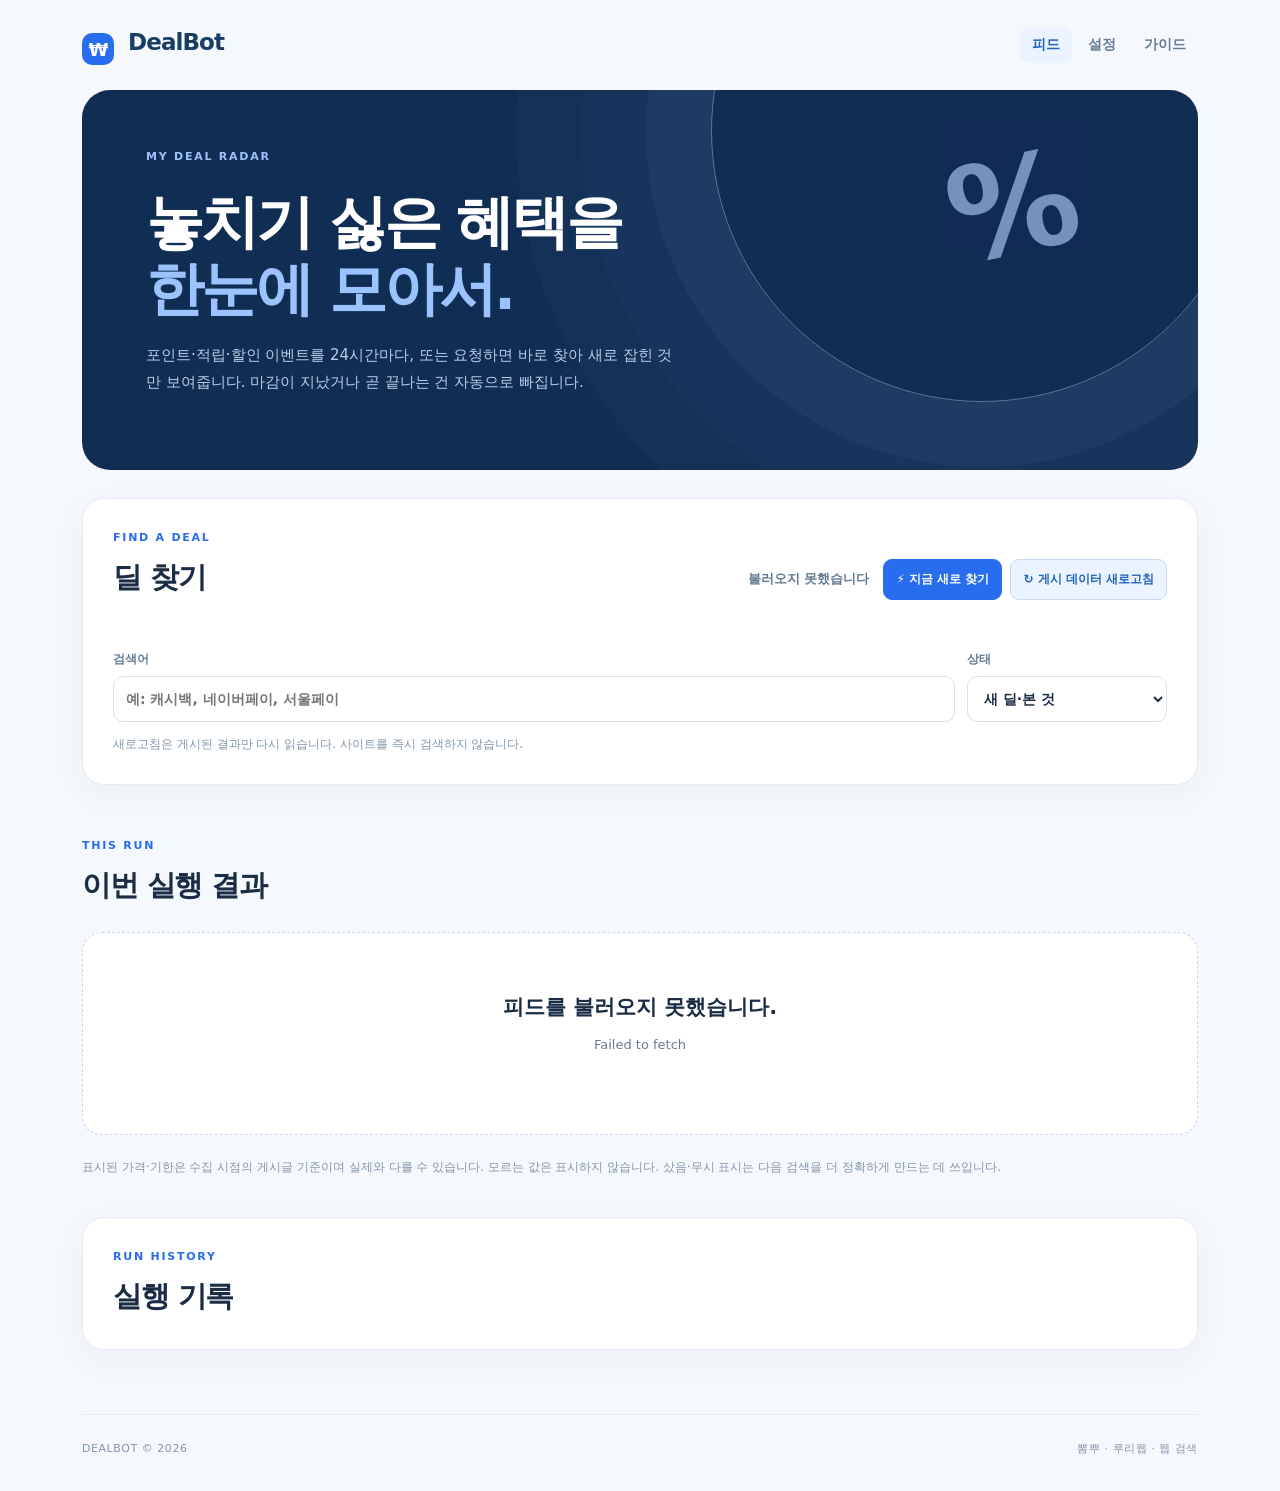
<file: index.html>
<!doctype html>
<html lang="ko">
<head>
  <meta charset="utf-8">
  <meta name="viewport" content="width=device-width, initial-scale=1">
  <meta name="robots" content="noindex">
  <title>딜봇</title>
  <!-- Pages may serve the repo root; the app lives in docs/. -->
  <meta http-equiv="refresh" content="0; url=docs/">
  <script>location.replace("docs/" + location.hash);</script>
</head>
<body><a href="docs/">딜봇 열기</a></body>
</html>
</file>
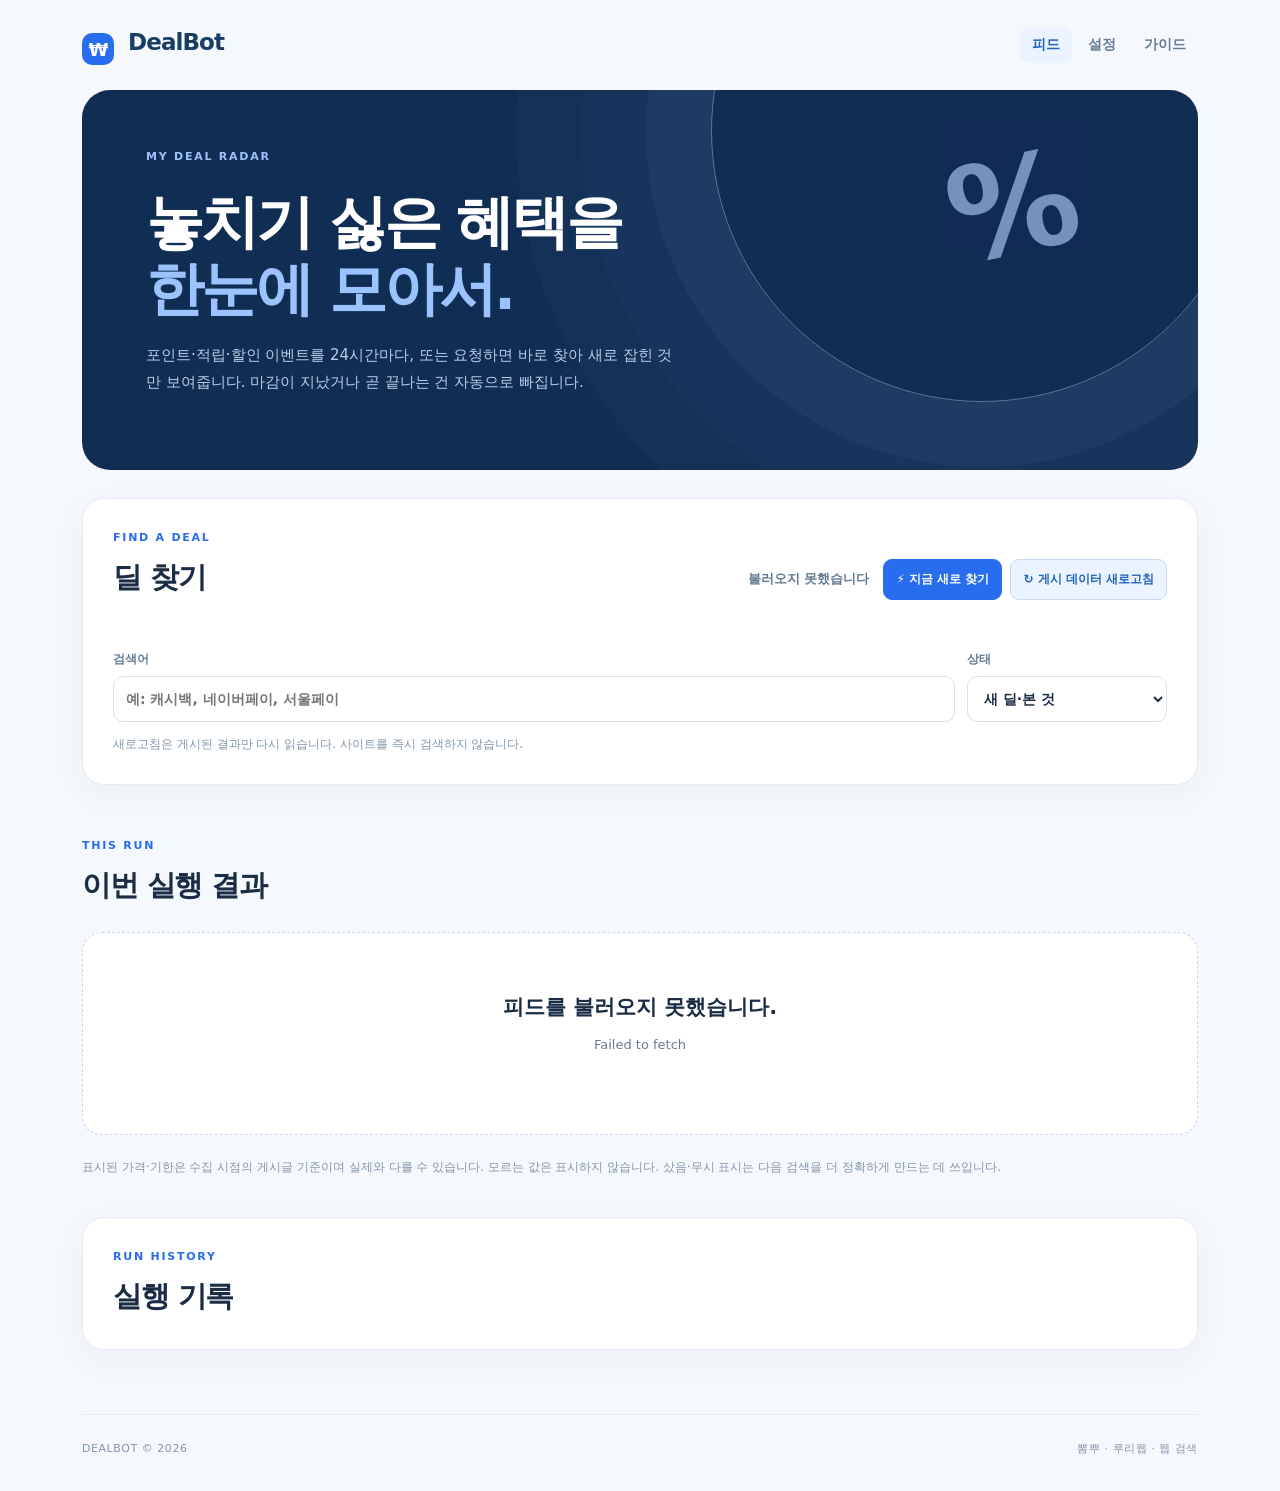
<file: docs/index.html>
<!doctype html>
<html lang="ko">
<head>
  <meta charset="utf-8">
  <meta name="viewport" content="width=device-width, initial-scale=1">
  <meta name="robots" content="noindex">
  <meta name="theme-color" content="#f5f8fc">
  <title>DealBot · 혜택 레이더</title>
  <link rel="stylesheet" href="style.css">
  <script src="app.js" defer></script>
</head>
<body data-page="feed">
<div class="page-shell">
  <header class="site-header">
    <a class="brand" href="./" aria-label="DealBot 홈"><span class="brand-mark">₩</span> DealBot</a>
    <nav class="site-nav"><a href="./" aria-current="page">피드</a><a href="settings.html">설정</a><a href="guide.html">가이드</a></nav>
  </header>

  <main>
    <section class="hero" aria-labelledby="hero-title">
      <p class="eyebrow">MY DEAL RADAR</p>
      <h1 id="hero-title">놓치기 싫은 혜택을<br><em>한눈에 모아서.</em></h1>
      <p class="hero-copy">포인트·적립·할인 이벤트를 24시간마다, 또는 요청하면 바로 찾아 새로 잡힌 것만 보여줍니다. 마감이 지났거나 곧 끝나는 건 자동으로 빠집니다.</p>
      <div class="hero-stats" id="stats" aria-label="이번 달 통계"></div>
    </section>

    <div id="banner" class="banner" role="status" hidden></div>

    <section class="panel search-panel" aria-labelledby="search-title">
      <div class="section-top">
        <div><p class="section-kicker">FIND A DEAL</p><h2 id="search-title">딜 찾기</h2></div>
        <div class="refresh-actions">
          <span class="refresh-label" id="refresh-label"><span class="status-dot"></span>불러오는 중</span>
          <div class="refresh-buttons">
            <button id="request-run" class="refresh-button primary-soft" type="button">⚡ 지금 새로 찾기</button>
            <button id="refresh" class="refresh-button" type="button">↻ 게시 데이터 새로고침</button>
          </div>
        </div>
      </div>
      <div id="cat-tabs" class="cat-tabs" role="tablist" aria-label="분야"></div>
      <form id="filter-form" class="filter-form" role="search" onsubmit="return false">
        <label class="grow">검색어 <input id="q" type="search" placeholder="예: 캐시백, 네이버페이, 서울페이" autocomplete="off"></label>
        <label>상태 <select id="status">
          <option value="active">새 딜·본 것</option>
          <option value="bought">샀음</option>
          <option value="ignored">무시</option>
          <option value="all">전체</option>
        </select></label>
      </form>
      <p class="form-hint" id="cadence">새로고침은 게시된 결과만 다시 읽습니다. 사이트를 즉시 검색하지 않습니다.</p>
      <p class="request-note" id="request-note" hidden></p>
    </section>

    <section class="picks" id="picks" aria-labelledby="picks-title" hidden>
      <div class="section-top">
        <div><p class="section-kicker" id="picks-kicker">PICKS</p><h2 id="picks-title">대표 딜</h2></div>
      </div>
      <p class="form-hint picks-note" id="picks-note"></p>
      <div id="pick-list" class="results"></div>
      <div class="panel links-panel">
        <p class="section-kicker">COLLECTIONS</p>
        <h3 class="links-title">모아보기</h3>
        <div id="links" class="link-groups"></div>
      </div>
    </section>

    <section class="tracker" aria-labelledby="tracker-title">
      <div class="section-top">
        <div><p class="section-kicker" id="result-count">THIS RUN</p><h2 id="tracker-title">이번 실행 결과</h2></div>
        <span class="run-meta" id="run"></span>
      </div>
      <div id="list" class="results" aria-live="polite"></div>
      <button id="more" class="text-button more" type="button" hidden>더 보기</button>
      <p class="data-note">표시된 가격·기한은 수집 시점의 게시글 기준이며 실제와 다를 수 있습니다. 모르는 값은 표시하지 않습니다. 샀음·무시 표시는 다음 검색을 더 정확하게 만드는 데 쓰입니다.</p>
    </section>

    <section class="panel trend" aria-labelledby="trend-title">
      <p class="section-kicker">RUN HISTORY</p>
      <h2 id="trend-title">실행 기록</h2>
      <div id="trend"></div>
    </section>
  </main>

  <footer><span>DEALBOT © 2026</span><span id="footer-sources">뽐뿌 · 루리웹 · 웹 검색</span></footer>
</div>
</body>
</html>
</file>
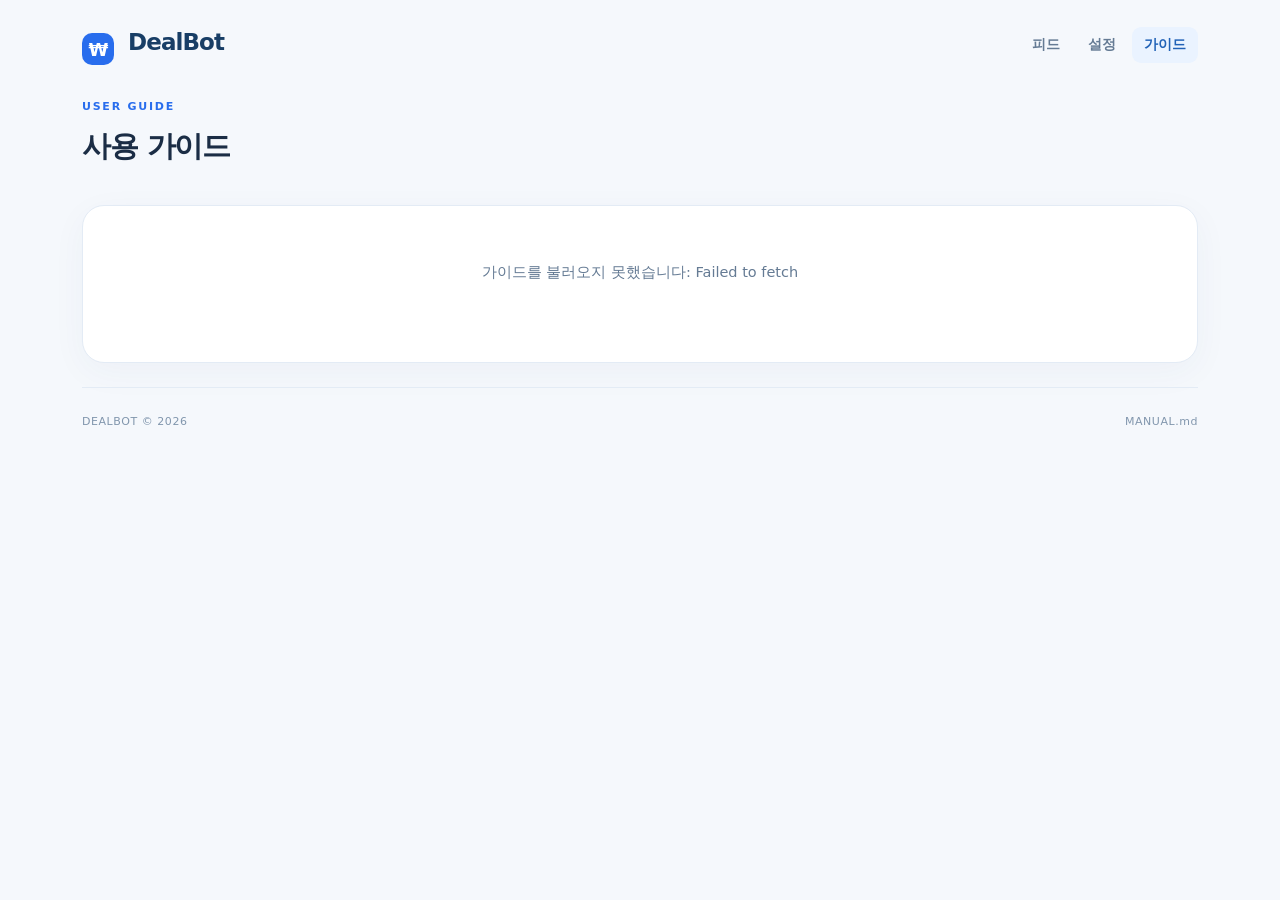
<file: docs/guide.html>
<!doctype html>
<html lang="ko">
<head>
  <meta charset="utf-8">
  <meta name="viewport" content="width=device-width, initial-scale=1">
  <meta name="robots" content="noindex">
  <meta name="theme-color" content="#f5f8fc">
  <title>DealBot · 사용 가이드</title>
  <link rel="stylesheet" href="style.css">
  <script src="app.js" defer></script>
</head>
<body data-page="guide">
<div class="page-shell">
  <header class="site-header">
    <a class="brand" href="./" aria-label="DealBot 홈"><span class="brand-mark">₩</span> DealBot</a>
    <nav class="site-nav"><a href="./">피드</a><a href="settings.html">설정</a><a href="guide.html" aria-current="page">가이드</a></nav>
  </header>
  <main>
    <section class="page-title">
      <p class="section-kicker">USER GUIDE</p>
      <h2>사용 가이드</h2>
    </section>
    <nav id="toc" class="toc" aria-label="목차"></nav>
    <article id="guide" class="panel guide"><p class="muted">불러오는 중…</p></article>
  </main>
  <footer><span>DEALBOT © 2026</span><span>MANUAL.md</span></footer>
</div>
</body>
</html>
</file>
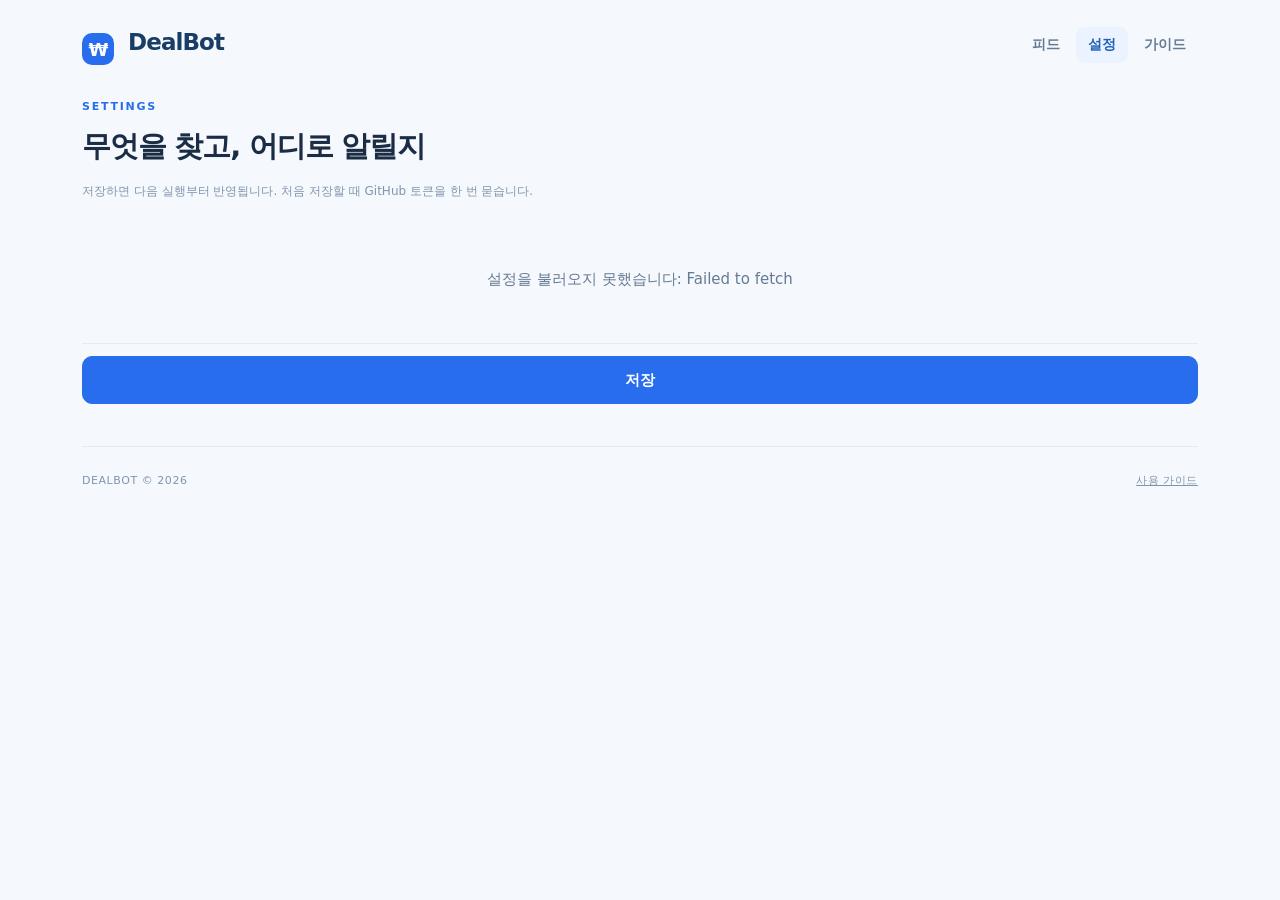
<file: docs/settings.html>
<!doctype html>
<html lang="ko">
<head>
  <meta charset="utf-8">
  <meta name="viewport" content="width=device-width, initial-scale=1">
  <meta name="robots" content="noindex">
  <meta name="theme-color" content="#f5f8fc">
  <title>DealBot · 설정</title>
  <link rel="stylesheet" href="style.css">
  <script src="app.js" defer></script>
</head>
<body data-page="settings">
<div class="page-shell">
  <header class="site-header">
    <a class="brand" href="./" aria-label="DealBot 홈"><span class="brand-mark">₩</span> DealBot</a>
    <nav class="site-nav"><a href="./">피드</a><a href="settings.html" aria-current="page">설정</a><a href="guide.html">가이드</a></nav>
  </header>
  <main>
    <section class="page-title">
      <p class="section-kicker">SETTINGS</p>
      <h2>무엇을 찾고, 어디로 알릴지</h2>
      <p class="form-hint">저장하면 다음 실행부터 반영됩니다. 처음 저장할 때 GitHub 토큰을 한 번 묻습니다.</p>
    </section>
    <div id="forms"><p class="muted">불러오는 중…</p></div>

    <div class="savebar">
      <button id="save" class="primary">저장</button>
      <div id="result" class="result" aria-live="polite"></div>
    </div>
  </main>
  <footer><span>DEALBOT © 2026</span><span><a href="guide.html">사용 가이드</a></span></footer>
</div>
</body>
</html>
</file>
<file: docs/style.css>
/* DealBot UI. Visual language follows the Flight Watch page (navy hero, kicker labels,
   white rounded panels, big tabular numbers). System fonts only: no CDN. */
:root {
  --bg: #f5f8fc;
  --panel: #ffffff;
  --card: #fbfdff;
  --text: #1b2d45;
  --heading: #183e66;
  --muted: #657b94;
  --faint: #8196ad;
  --line: #e3ebf5;
  --line-strong: #d5e1ef;
  --brand: #286ded;
  --brand-hover: #1555c5;
  --brand-soft: #eaf3ff;
  --brand-ink: #2162b7;
  --navy: #102d54;
  --navy-ink: #9dc3ff;
  --navy-copy: #b8cee7;
  --price: #1b416b;
  --accent-price: #205bb1;
  --ok: #1f9d6b;
  --ok-soft: #e6f6ef;
  --danger: #c22e3a;
  --danger-soft: #fdecee;
  --warn-bg: #fff4e5;
  --warn-text: #8a4b00;
  --shadow: 0 9px 35px rgba(42, 73, 111, .045);
  --shadow-hover: 0 14px 32px rgba(31, 73, 131, .09);
  --num: "Outfit", "SF Pro Display", "Segoe UI", system-ui, sans-serif;
  color-scheme: light;
}
@media (prefers-color-scheme: dark) {
  :root {
    --bg: #0d1520;
    --panel: #142132;
    --card: #17263a;
    --text: #e3ebf5;
    --heading: #e3ebf5;
    --muted: #9db0c6;
    --faint: #7d91a8;
    --line: #22344b;
    --line-strong: #2c425d;
    --brand: #4d8bff;
    --brand-hover: #6a9dff;
    --brand-soft: #1b2f4d;
    --brand-ink: #9cc0ff;
    --navy: #0b2240;
    --price: #dbe8f8;
    --accent-price: #8ab6ff;
    --ok: #4ade80;
    --ok-soft: #12301f;
    --danger: #ff7b86;
    --danger-soft: #3a1a1f;
    --warn-bg: #3a2a12;
    --warn-text: #ffcf8a;
    --shadow: none;
    --shadow-hover: 0 10px 28px rgba(0, 0, 0, .35);
    color-scheme: dark;
  }
}

* { box-sizing: border-box; }
[hidden] { display: none !important; }
html { -webkit-text-size-adjust: 100%; }
body {
  margin: 0;
  background: var(--bg);
  color: var(--text);
  font: 15px/1.55 system-ui, -apple-system, "Apple SD Gothic Neo", "Malgun Gothic", "Segoe UI", sans-serif;
}
a { color: var(--brand); }
.page-shell { max-width: 1180px; margin: auto; padding: 0 32px; }
main { padding-bottom: 24px; }

/* ---------------------------------------------------------------- header */
.site-header { height: 90px; display: flex; align-items: center; justify-content: space-between; gap: 16px; }
.brand { text-decoration: none; color: var(--heading); font-family: var(--num); font-weight: 700; font-size: 23px; letter-spacing: -.04em; white-space: nowrap; }
.brand-mark { display: inline-grid; place-items: center; width: 32px; height: 32px; margin-right: 7px; border-radius: 10px; background: var(--brand); color: #fff; font-size: 18px; vertical-align: -6px; }
.site-nav { display: flex; gap: 4px; }
.site-nav a { padding: 7px 12px; border-radius: 9px; color: var(--muted); text-decoration: none; font-size: 14px; font-weight: 700; }
.site-nav a:hover { background: var(--brand-soft); color: var(--brand-ink); }
.site-nav a[aria-current] { background: var(--brand-soft); color: var(--brand-ink); }

/* ---------------------------------------------------------------- hero */
.hero { position: relative; overflow: hidden; border-radius: 28px; background: var(--navy); color: #fff; padding: 58px 64px 46px; }
.hero::before {
  content: ""; position: absolute; width: 540px; height: 540px; right: -55px; top: -230px;
  border: 1px solid #5a769b; border-radius: 50%;
  box-shadow: 0 0 0 65px rgba(116, 153, 199, .06), 0 0 0 130px rgba(116, 153, 199, .04), 0 0 0 195px rgba(116, 153, 199, .03);
}
.hero::after { content: "%"; position: absolute; right: 120px; top: 52px; color: #97b5e2; font: 700 130px/1 var(--num); transform: rotate(-12deg); opacity: .75; }
.eyebrow, .section-kicker { font-size: 11px; font-weight: 700; letter-spacing: .16em; }
.eyebrow { position: relative; z-index: 1; color: #9fc2fa; margin: 0 0 24px; }
.hero h1 { position: relative; z-index: 1; font-family: var(--num); font-size: clamp(34px, 5vw, 58px); letter-spacing: -.05em; line-height: 1.16; margin: 0; font-weight: 700; }
.hero h1 em { font-style: normal; color: var(--navy-ink); }
.hero-copy { position: relative; z-index: 1; max-width: 540px; color: var(--navy-copy); font-size: 15px; line-height: 1.8; margin: 18px 0 0; }
.hero-stats { position: relative; z-index: 1; display: flex; flex-wrap: wrap; gap: 12px; margin-top: 28px; }
.stat { min-width: 140px; padding: 12px 16px; border-radius: 14px; background: rgba(255, 255, 255, .07); border: 1px solid rgba(157, 195, 255, .18); }
.stat b { display: block; font: 700 24px/1.2 var(--num); letter-spacing: -.03em; color: #fff; }
.stat span { font-size: 12px; color: var(--navy-copy); }

/* ---------------------------------------------------------------- panels */
.panel { background: var(--panel); border: 1px solid var(--line); border-radius: 22px; padding: 30px; box-shadow: var(--shadow); }
.search-panel { margin-top: 28px; }
.section-top { display: flex; justify-content: space-between; align-items: end; gap: 16px; }
.section-kicker { margin: 0 0 9px; color: var(--brand); }
.section-top h2, .trend h2, .page-title h2 { font-family: var(--num); font-size: 29px; letter-spacing: -.04em; margin: 0; color: var(--text); }
.page-title { padding: 8px 0 20px; }
.refresh-actions { display: flex; align-items: center; gap: 14px; }
.refresh-label, .run-meta { font-size: 13px; font-weight: 600; color: var(--muted); }
.status-dot { display: inline-block; width: 8px; height: 8px; margin-right: 8px; border-radius: 50%; background: #36c493; vertical-align: 1px; }
.status-dot.stale { background: #f0a020; }
.refresh-button { border: 1px solid #c6d9f0; border-radius: 9px; background: var(--brand-soft); color: var(--brand-ink); font: inherit; font-size: 12px; font-weight: 700; padding: 10px 12px; cursor: pointer; white-space: nowrap; }
.refresh-button:hover { filter: brightness(.97); }
.refresh-button:disabled { opacity: .55; cursor: wait; }

.filter-form { display: grid; grid-template-columns: 1fr 200px; gap: 12px; align-items: end; margin-top: 24px; }
.filter-form label { display: flex; flex-direction: column; gap: 8px; font-size: 12px; font-weight: 700; color: var(--muted); }
.form-hint { font-size: 12px; line-height: 1.6; margin: 13px 0 0; color: var(--faint); }

input, select, button, textarea { font: inherit; color: inherit; }
input[type="text"], input[type="search"], input[type="url"], input[type="number"], input[type="password"], input[type="time"], select {
  width: 100%; height: 46px; padding: 0 12px;
  background: var(--panel); border: 1px solid var(--line-strong); border-radius: 10px; font-size: 14px; color: var(--text);
}
input:focus, select:focus { outline: 2px solid #78aaf1; outline-offset: 1px; }
button { min-height: 38px; padding: 6px 14px; cursor: pointer; background: var(--panel); border: 1px solid var(--line-strong); border-radius: 10px; font-size: 13px; font-weight: 700; color: var(--text); }
button:disabled { opacity: .5; cursor: default; }
button.primary { background: var(--brand); border-color: var(--brand); color: #fff; }
button.primary:hover { background: var(--brand-hover); }
button.danger { color: var(--danger); }
button.on { background: var(--brand-soft); border-color: var(--brand); color: var(--brand-ink); }
.text-button { border: 0; background: transparent; color: var(--brand); font-size: 13px; font-weight: 700; cursor: pointer; }

.banner { margin-top: 20px; background: var(--warn-bg); color: var(--warn-text); padding: 14px 18px; border-radius: 14px; font-weight: 700; font-size: 14px; }
.muted { color: var(--muted); font-size: 13px; }
.err { color: var(--danger); cursor: help; }

/* ---------------------------------------------------------------- deal grid */
.tracker { padding: 52px 0 40px; }
.results { display: grid; grid-template-columns: repeat(2, minmax(0, 1fr)); gap: 16px; margin-top: 24px; }
.deal-card {
  position: relative; display: flex; flex-direction: column; min-height: 220px; padding: 24px 26px 22px;
  border: 1px solid var(--line); border-radius: 18px; background: var(--card); box-shadow: var(--shadow);
  transition: transform .16s, box-shadow .16s, border-color .16s;
}
.deal-card:hover { transform: translateY(-3px); box-shadow: var(--shadow-hover); border-color: #b9d1f1; }
.deal-card.s-ignored { opacity: .5; }
.deal-card.s-bought { border-color: var(--ok); }
.deal-top { display: flex; align-items: center; justify-content: space-between; gap: 10px; }
.deal-source { display: flex; align-items: center; gap: 10px; font-size: 15px; font-weight: 700; min-width: 0; }
.source-logo { flex: none; display: grid; place-items: center; width: 34px; height: 34px; border-radius: 10px; color: #fff; font: 700 15px/1 var(--num); }
.source-logo.ppomppu { background: #f15a29; }
.source-logo.ruliweb { background: #2f6fd8; }
.source-logo.search { background: #6a5ae0; }
.source-logo.epic { background: #2a2a2a; }
.source-logo.other { background: #5d7693; }
.deal-arrow { color: #6f96cb; font-size: 21px; text-decoration: none; }
.deal-kicker { margin: 20px 0 6px; color: var(--faint); font-size: 11px; font-weight: 700; letter-spacing: .1em; text-transform: uppercase; }
.badge-new { display: inline-block; margin-left: 6px; padding: 1px 6px; border-radius: 5px; background: var(--brand); color: #fff; letter-spacing: .04em; }
.deal-title { color: var(--text); text-decoration: none; font-size: 17px; font-weight: 700; line-height: 1.45; overflow-wrap: anywhere; }
.deal-title:hover { color: var(--brand); }
.deal-price { margin-top: 12px; display: flex; flex-wrap: wrap; align-items: baseline; gap: 8px; }
.deal-price strong { font: 600 30px/1.1 var(--num); letter-spacing: -.04em; color: var(--price); }
.deal-price strong.free { color: var(--accent-price); }
.deal-price s { color: var(--faint); font-size: 13px; }
.deal-price .pct { color: var(--danger); font-weight: 800; font-size: 15px; }
.deal-price.unknown strong { font-family: inherit; font-size: 13px; font-weight: 600; line-height: 1.4; color: var(--faint); letter-spacing: 0; }
.deal-summary { margin: 10px 0 0; color: var(--muted); font-size: 13px; line-height: 1.6; overflow-wrap: anywhere; }
.deal-foot { margin-top: auto; padding-top: 16px; display: flex; align-items: center; justify-content: space-between; gap: 10px; flex-wrap: wrap; }
.deal-due { font-size: 12px; font-weight: 700; color: var(--muted); background: var(--brand-soft); padding: 5px 8px; border-radius: 7px; }
.deal-due.soon { color: var(--danger); background: var(--danger-soft); }
.deal-actions { display: flex; gap: 6px; }
.deal-actions button { min-height: 32px; padding: 4px 12px; font-size: 12px; }
.deal-actions button[data-act="bought"].on { background: var(--ok-soft); border-color: var(--ok); color: var(--ok); }
.more { display: block; margin: 18px auto 0; }

.empty-state { grid-column: 1 / -1; text-align: center; padding: 58px 20px; background: var(--panel); border: 1px dashed #c7d8eb; border-radius: 20px; }
.empty-state h3 { font-size: 21px; margin: 0 0 10px; }
.empty-state p { font-size: 13px; color: var(--muted); line-height: 1.7; margin: 0 auto 20px; max-width: 460px; }
.request-button { display: inline-flex; align-items: center; min-height: 44px; border-radius: 10px; background: var(--brand); color: #fff; font-size: 13px; font-weight: 700; padding: 0 17px; text-decoration: none; }
.data-note { margin: 22px 0 0; color: var(--faint); font-size: 12px; line-height: 1.7; }

/* ---------------------------------------------------------------- picks & collections */
.picks { padding: 52px 0 0; }
.picks-note { margin-top: 8px; }
.picks-note .chip { padding: 2px 10px; }
.links-panel { margin-top: 20px; }
.links-title { font-size: 21px; letter-spacing: -.03em; margin: 0 0 14px; }
.link-groups { display: grid; grid-template-columns: repeat(3, minmax(0, 1fr)); gap: 18px; }
.link-group h4 { margin: 0 0 8px; font-size: 13px; color: var(--muted); }
.link-group.match h4 { color: var(--brand-ink); }
.link-list { display: flex; flex-direction: column; gap: 8px; }
.link-card { position: relative; display: block; padding: 11px 34px 11px 14px; border: 1px solid var(--line); border-radius: 12px; background: var(--card); color: var(--text); text-decoration: none; transition: border-color .16s, transform .16s; }
.link-card:hover { border-color: #b9d1f1; transform: translateY(-1px); }
.link-card b { display: block; font-size: 14px; }
.link-card span { display: block; font-size: 12px; color: var(--faint); margin-top: 2px; }
.link-card i { position: absolute; right: 12px; top: 50%; transform: translateY(-50%); font-style: normal; color: #6f96cb; }
.deal-actions button.star.on { background: #fff7e0; border-color: #f0b400; color: #9a6b00; }

/* ---------------------------------------------------------------- run chart */
.trend { margin-bottom: 40px; }
.trend svg { display: block; width: 100%; height: auto; max-height: 260px; margin-top: 16px; overflow: visible; }
.trend-grid { stroke: var(--line); stroke-width: 1; }
.trend-bar { fill: var(--brand); }
.trend-bar.err { fill: #f0a020; }
.trend-axis { fill: var(--faint); font-size: 11px; }
.trend-legend { display: flex; flex-wrap: wrap; gap: 8px 18px; margin-top: 10px; color: var(--muted); font-size: 12px; }
.trend-legend i { display: inline-block; width: 9px; height: 9px; border-radius: 50%; margin-right: 6px; vertical-align: 0; }

footer { border-top: 1px solid var(--line); padding: 25px 0 34px; display: flex; justify-content: space-between; gap: 15px; color: var(--faint); font-size: 11px; letter-spacing: .05em; }
footer a { color: inherit; }

/* ---------------------------------------------------------------- settings */
.card { background: var(--panel); border: 1px solid var(--line); border-radius: 18px; padding: 20px 22px; margin: 12px 0; box-shadow: var(--shadow); }
.card.off { opacity: .65; }
.card .head { margin-bottom: 4px; }
.card .head .name { flex: 1 1 160px; font-weight: 700; }
#forms > h2 { font-size: 11px; font-weight: 700; letter-spacing: .16em; color: var(--brand); margin: 34px 0 6px; text-transform: uppercase; }
.row { display: flex; gap: 10px; align-items: center; flex-wrap: wrap; }
.row > .field { flex: 1 1 160px; }
.field { display: block; margin: 10px 0; }
.field > span { display: block; font-size: 12px; font-weight: 700; color: var(--muted); margin-bottom: 6px; }
.field > small { display: block; color: var(--faint); font-size: 12px; margin-top: 5px; line-height: 1.5; }
.check { display: inline-flex; align-items: center; gap: 7px; min-height: 36px; margin-right: 14px; white-space: nowrap; font-size: 14px; }
.check input { width: 18px; height: 18px; accent-color: var(--brand); }
.checks { display: flex; flex-wrap: wrap; }
.tags { display: flex; flex-wrap: wrap; gap: 6px; align-items: center; min-height: 46px; padding: 6px 8px; background: var(--panel); border: 1px solid var(--line-strong); border-radius: 10px; cursor: text; }
.tags input { flex: 1 1 100px; height: 30px; border: 0; padding: 2px 4px; background: transparent; width: auto; }
.tags input:focus { outline: none; }
.chip { display: inline-flex; align-items: center; gap: 2px; background: var(--brand-soft); color: var(--brand-ink); border-radius: 999px; padding: 3px 4px 3px 11px; font-size: 13px; font-weight: 600; }
.chip button { min-height: 0; padding: 0 6px; border: 0; background: none; color: inherit; font-size: 15px; }
.times { display: flex; flex-wrap: wrap; gap: 6px; }
.time { display: inline-flex; gap: 4px; }
.time input { width: 140px; }
.feedrow .fid { flex: 0 1 150px; }
.feedrow input[type="url"] { flex: 1 1 220px; width: auto; }
.hint { font-size: 12px; color: var(--faint); margin: 8px 0 0; line-height: 1.6; }
.hint code { background: var(--bg); padding: 1px 5px; border-radius: 5px; font-size: 11px; }
button.add { margin: 6px 0; color: var(--brand-ink); border-style: dashed; }
.savebar { position: sticky; bottom: 0; z-index: 4; background: var(--bg); border-top: 1px solid var(--line); padding: 12px 0; margin-top: 20px; }
.savebar .primary { width: 100%; min-height: 48px; font-size: 15px; }
.result { font-size: 13px; margin-top: 6px; }
.result p { margin: 2px 0; }
.result ul { margin: 4px 0; padding-left: 18px; }
.result.error { color: var(--danger); }
.result.ok { color: var(--ok); }
.empty { text-align: center; color: var(--muted); padding: 32px 0; }

/* ---------------------------------------------------------------- guide */
.toc { display: flex; flex-wrap: wrap; gap: 6px; margin: 0 0 16px; }
.toc a { font-size: 13px; font-weight: 600; padding: 6px 12px; border: 1px solid var(--line); border-radius: 999px; text-decoration: none; background: var(--panel); color: var(--brand-ink); }
.guide { padding: 8px 30px 30px; overflow-wrap: anywhere; }
.guide h1 { font-family: var(--num); font-size: 26px; letter-spacing: -.03em; }
.guide h2 { font-size: 20px; margin: 34px 0 10px; padding-top: 18px; border-top: 1px solid var(--line); scroll-margin-top: 20px; }
.guide h3 { font-size: 16px; margin: 22px 0 8px; scroll-margin-top: 20px; }
.guide p, .guide li { font-size: 14.5px; line-height: 1.75; }
.guide ul, .guide ol { padding-left: 22px; }
.guide code { background: var(--bg); padding: 1px 6px; border-radius: 5px; font-size: 12.5px; }
.guide pre { background: var(--bg); padding: 12px 14px; border-radius: 10px; overflow-x: auto; }
.guide pre code { padding: 0; background: none; }
.guide blockquote { margin: 10px 0; padding: 4px 14px; border-left: 3px solid var(--brand); background: var(--brand-soft); border-radius: 0 10px 10px 0; }
.guide hr { border: 0; border-top: 1px solid var(--line); }
.tablewrap { overflow-x: auto; }
.guide table { border-collapse: collapse; font-size: 13px; margin: 10px 0; min-width: 100%; }
.guide th, .guide td { border: 1px solid var(--line); padding: 7px 9px; text-align: left; vertical-align: top; }
.guide th { background: var(--bg); }

/* ---------------------------------------------------------------- dialogs, toast */
.tokdlg { width: min(440px, calc(100% - 32px)); padding: 22px; background: var(--panel); color: var(--text); border: 1px solid var(--line); border-radius: 18px; }
.tokdlg::backdrop { background: rgba(16, 45, 84, .45); }
.tokdlg p { margin: 6px 0; font-size: 14px; }
.tokdlg input { margin: 10px 0 4px; }
.tokdlg .row { margin-top: 12px; justify-content: flex-end; }
#toast {
  position: fixed; left: 50%; bottom: 24px; transform: translate(-50%, 20px);
  max-width: calc(100% - 32px); padding: 11px 18px; border-radius: 12px;
  background: #1b2d45; color: #fff; font-size: 14px; opacity: 0; pointer-events: none;
  transition: opacity .2s, transform .2s; z-index: 10;
}
#toast.show { opacity: 1; transform: translate(-50%, 0); }
#toast.error { background: #b42318; }

/* ---------------------------------------------------------------- responsive */
@media (max-width: 900px) {
  .filter-form { grid-template-columns: 1fr 1fr; }
  .filter-form .grow { grid-column: 1 / -1; }
  .link-groups { grid-template-columns: 1fr 1fr; }
}
@media (max-width: 700px) {
  .page-shell { padding: 0 16px; }
  .site-header { height: 70px; }
  .brand { font-size: 19px; }
  .brand-mark { width: 28px; height: 28px; font-size: 15px; }
  .site-nav a { padding: 6px 8px; font-size: 13px; }
  .hero { padding: 38px 24px 30px; border-radius: 24px; }
  .hero::after { right: 18px; top: 34px; font-size: 80px; opacity: .3; }
  .hero-stats { gap: 8px; }
  .stat { min-width: 0; flex: 1 1 30%; padding: 10px 12px; }
  .stat b { font-size: 19px; }
  .panel { padding: 24px 18px; }
  .section-top { align-items: start; }
  .section-top h2, .trend h2, .page-title h2 { font-size: 25px; }
  .refresh-actions { flex-direction: column; align-items: flex-end; gap: 8px; }
  .refresh-label { text-align: right; font-size: 12px; white-space: nowrap; }
  .refresh-button { font-size: 11px; padding: 8px; }
  .tracker { padding: 40px 0 28px; }
  .tracker .section-top { flex-direction: column; align-items: start; gap: 6px; }
  .results { grid-template-columns: 1fr; }
  .picks { padding-top: 40px; }
  .link-groups { grid-template-columns: 1fr; }
  .deal-card { min-height: 0; padding: 20px 18px 18px; }
  .deal-price strong { font-size: 26px; }
  .card { padding: 16px; }
  .guide { padding: 4px 18px 22px; }
  footer { flex-direction: column; }
}

/* settings: saved interests */
.saved-list { display: flex; flex-direction: column; gap: 6px; }
.saved-row { display: flex; align-items: center; gap: 10px; padding: 8px 10px; border: 1px solid var(--line); border-radius: 10px; background: var(--card); }
.saved-row a { flex: 1; min-width: 0; color: var(--text); text-decoration: none; font-size: 14px; overflow: hidden; text-overflow: ellipsis; white-space: nowrap; }
.saved-row small { color: var(--faint); }
.saved-row button { min-height: 28px; padding: 0 10px; }
#forms > h2#interests { scroll-margin-top: 20px; }

/* run request */
.refresh-buttons { display: flex; gap: 8px; flex-wrap: wrap; justify-content: flex-end; }
.refresh-button.primary-soft { background: var(--brand); border-color: var(--brand); color: #fff; }
.refresh-button.primary-soft:disabled { background: var(--brand-soft); border-color: #c6d9f0; color: var(--brand-ink); opacity: 1; cursor: default; }
.request-note { margin: 12px 0 0; padding: 10px 14px; border-radius: 12px; background: var(--brand-soft); color: var(--brand-ink); font-size: 13px; line-height: 1.6; }

/* category filter tabs */
.cat-tabs { display: flex; gap: 8px; margin-top: 22px; overflow-x: auto; padding-bottom: 4px; scrollbar-width: none; }
.cat-tab { flex: none; display: inline-flex; align-items: center; gap: 7px; min-height: 38px; padding: 0 14px; border-radius: 999px; border: 1px solid var(--line-strong); background: var(--panel); color: var(--muted); font-size: 13px; font-weight: 700; }
.cat-tab .n { min-width: 22px; padding: 1px 7px; border-radius: 999px; background: var(--bg); color: var(--faint); font-size: 11px; }
.cat-tab.on { background: var(--navy); border-color: var(--navy); color: #fff; }
.cat-tab.on .n { background: rgba(255,255,255,.18); color: #fff; }
.source-logo.seoul { background: #00a4b7; }
</file>
